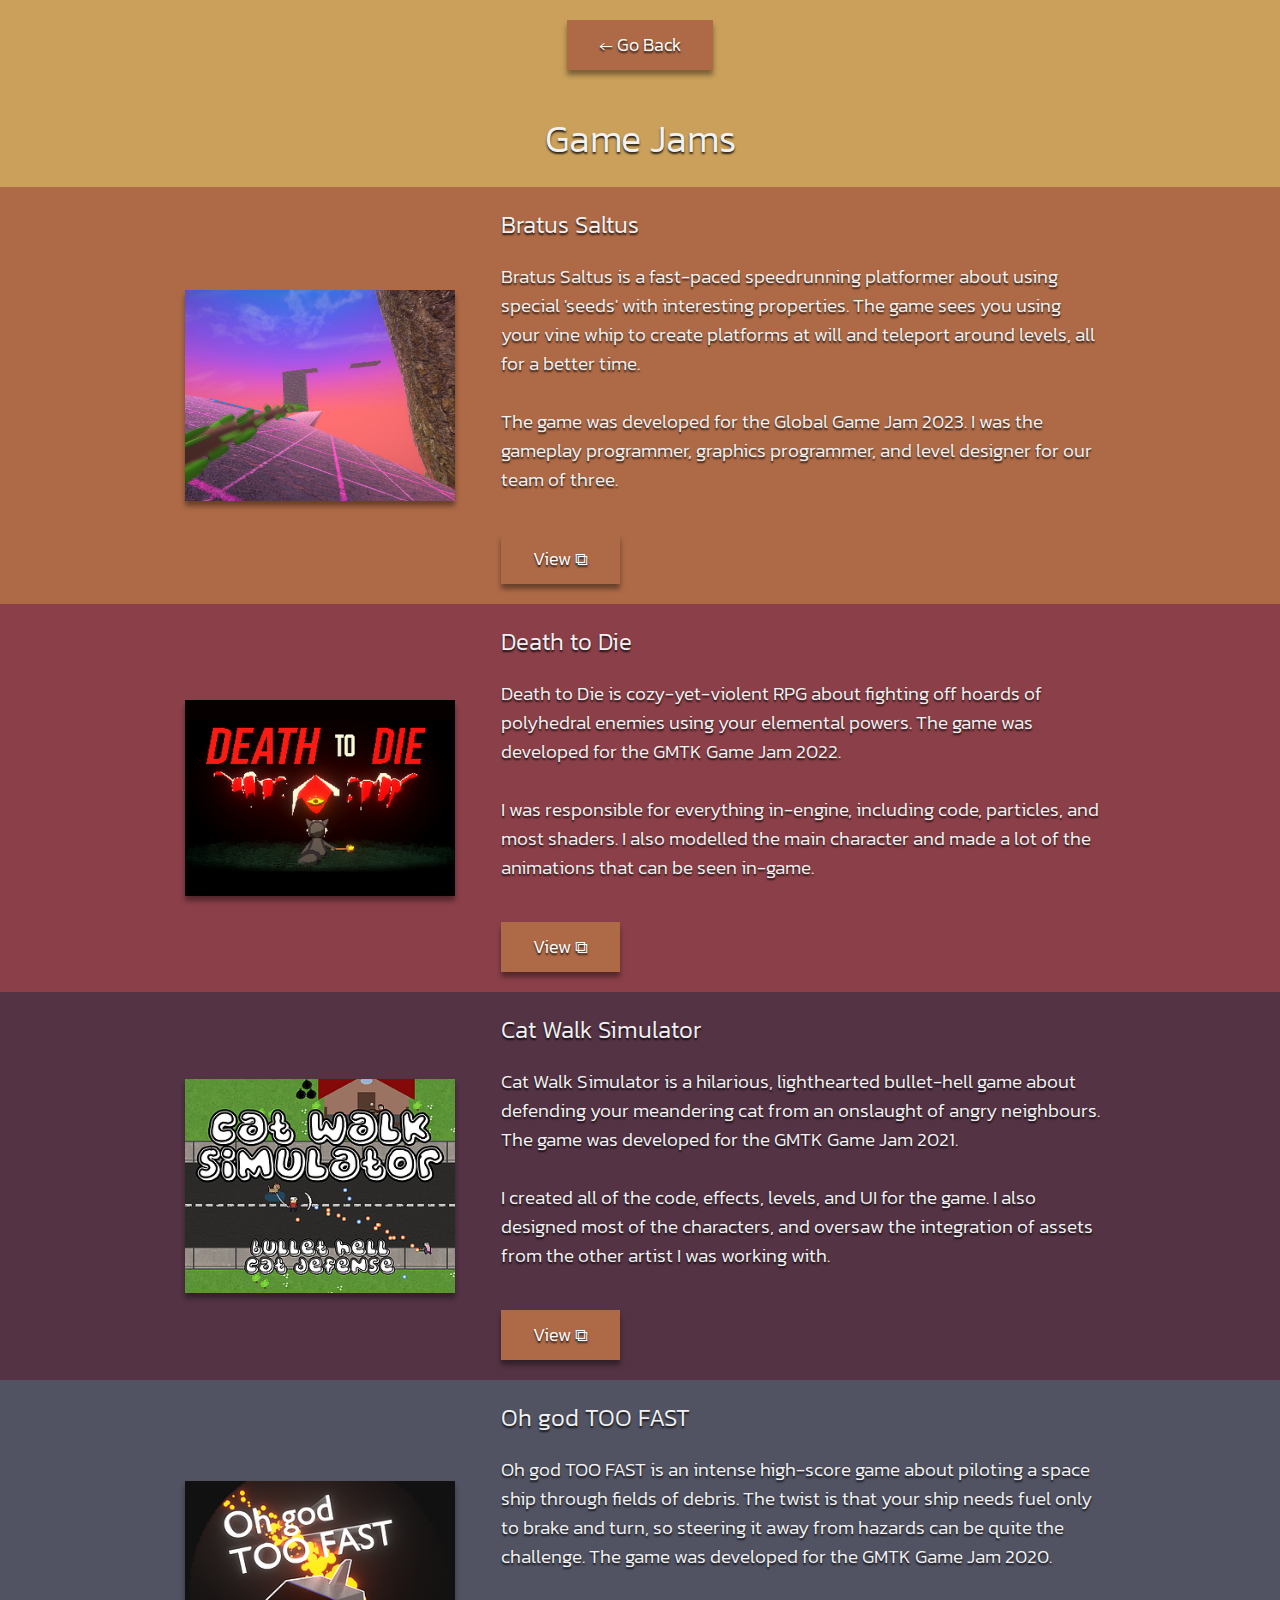
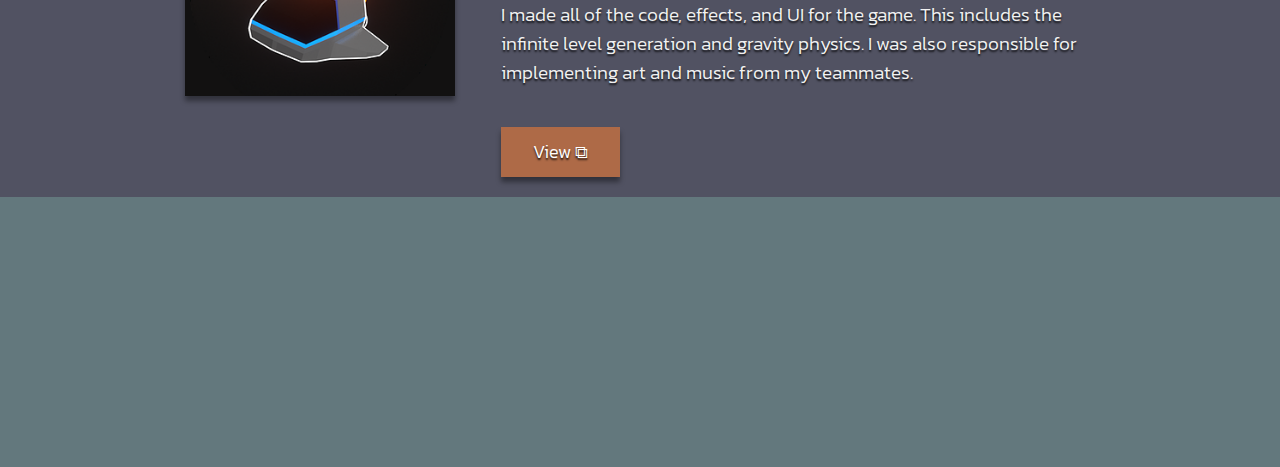
<file: jams.html>
<!DOCTYPE html>
<html>
  <head>
    <link rel="stylesheet" href="style.css" />
    <link rel="preconnect" href="https://fonts.googleapis.com" />
    <link rel="preconnect" href="https://fonts.gstatic.com" crossorigin />
    <link
      href="https://fonts.googleapis.com/css2?family=Kanit:ital,wght@0,100;0,300;0,500;1,100&display=swap"
      rel="stylesheet"
    />
  </head>
  <!-- The video -->

  <div class="paragraph" style="background: #caa05a; min-height: 20vh; flex-direction: column;">
    <div><a class="button-81" role="button" href="/#aboutme">← Go Back</a></div>

    <div><h2>Game Jams</h2></div>
  </div>

  <div class="paragraph" style="background: #ae6a47; min-height: 30vh">
    <div>
      <img class="content-image" src="media/bratus.png" />
    </div>
    <div class="paragraph-content" style="text-align: left">
      <h3>Bratus Saltus</h3>
      <p>
        Bratus Saltus is a fast-paced speedrunning platformer about using
        special 'seeds' with interesting properties. The game sees you using
        your vine whip to create platforms at will and teleport around levels,
        all for a better time.
        <br /><br />
        The game was developed for the Global Game Jam 2023. I was the gameplay
        programmer, graphics programmer, and level designer for our team of
        three.
      </p>
      <a
        class="button-81"
        role="button"
        href="https://kleindev0.itch.io/bratus-saltus"
        target="_blank"
        >View ⧉</a
      >
    </div>
  </div>

  <div class="paragraph" style="background: #8b4049; min-height: 30vh">
    <div>
      <img class="content-image" src="media/deathtodie.png" />
    </div>
    <div class="paragraph-content" style="text-align: left">
      <h3>Death to Die</h3>
      <p>
        Death to Die is cozy-yet-violent RPG about fighting off hoards of
        polyhedral enemies using your elemental powers. The game was developed
        for the GMTK Game Jam 2022.
        <br /><br />
        I was responsible for everything in-engine, including code, particles,
        and most shaders. I also modelled the main character and made a lot of
        the animations that can be seen in-game.
      </p>
      <a
        class="button-81"
        role="button"
        href="https://itch.io/jam/gmtk-jam-2022/rate/1616821"
        target="_blank"
        >View ⧉</a
      >
    </div>
  </div>

  <div class="paragraph" style="background: #543344; min-height: 30vh">
    <div>
      <img class="content-image" src="media/catwalk.png" />
    </div>
    <div class="paragraph-content" style="text-align: left">
      <h3>Cat Walk Simulator</h3>
      <p>
        Cat Walk Simulator is a hilarious, lighthearted bullet-hell game about
        defending your meandering cat from an onslaught of angry neighbours. The
        game was developed for the GMTK Game Jam 2021.
        <br /><br />
        I created all of the code, effects, levels, and UI for the game. I also
        designed most of the characters, and oversaw the integration of assets
        from the other artist I was working with.
      </p>
      <a
        class="button-81"
        role="button"
        href="https://itch.io/jam/gmtk-2021/rate/1081203"
        target="_blank"
        >View ⧉</a
      >
    </div>
  </div>

  <div class="paragraph" style="background: #515262; min-height: 30vh">
    <div>
      <img class="content-image" src="media/ohgod.png" />
    </div>
    <div class="paragraph-content" style="text-align: left">
      <h3>Oh god TOO FAST</h3>
      <p>
        Oh god TOO FAST is an intense high-score game about piloting a space ship through fields of debris. The twist is that your ship needs fuel only to brake and turn, so steering it away from hazards can be quite the challenge. 
        The game was developed for the GMTK Game Jam 2020.
        <br /><br />
        I made all of the code, effects, and UI for the game. This includes the infinite level generation and gravity physics. I was also responsible for implementing art and music from my teammates.
      </p>
      <a
        class="button-81"
        role="button"
        href="https://itch.io/jam/gmtk-2020/rate/695639"
        target="_blank"
        >View ⧉</a
      >
    </div>
  </div>

  <div class="paragraph" style="background: #63787d; min-height: 30vh"></div>
</html>
</file>
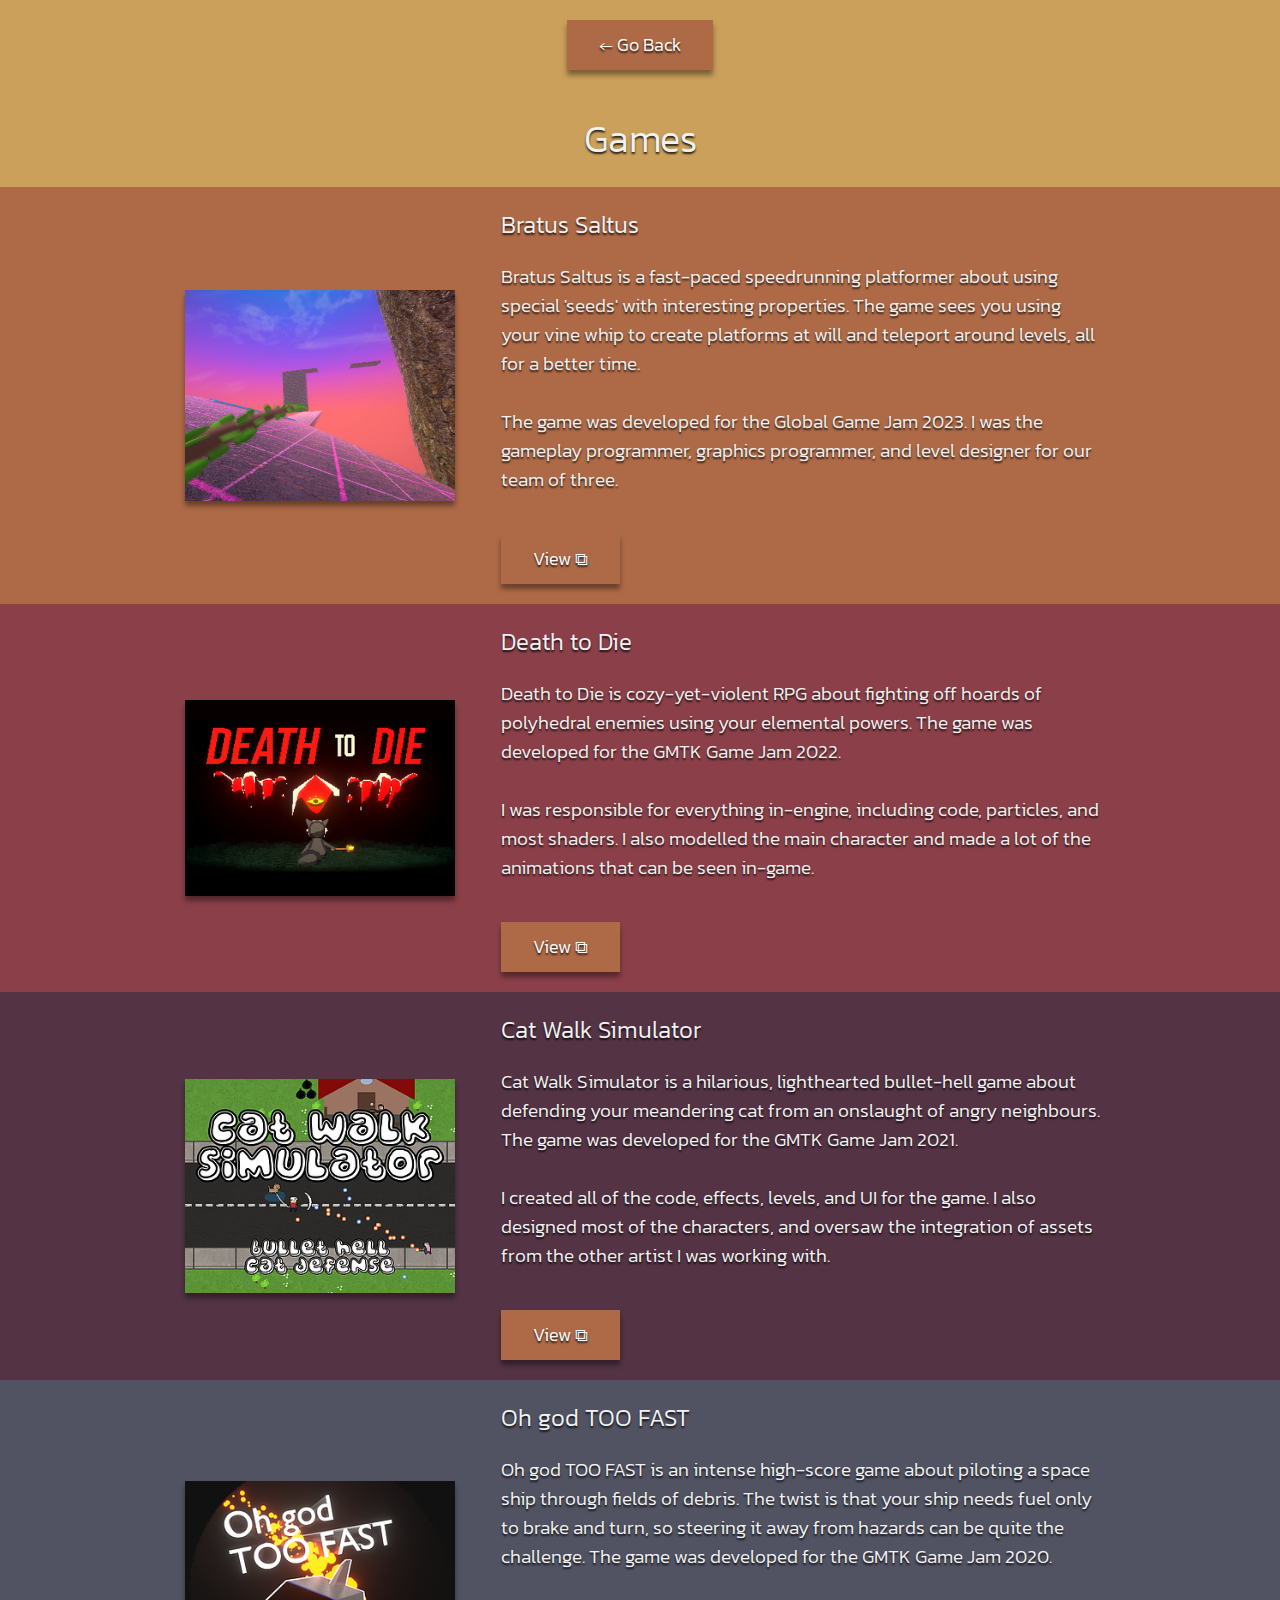
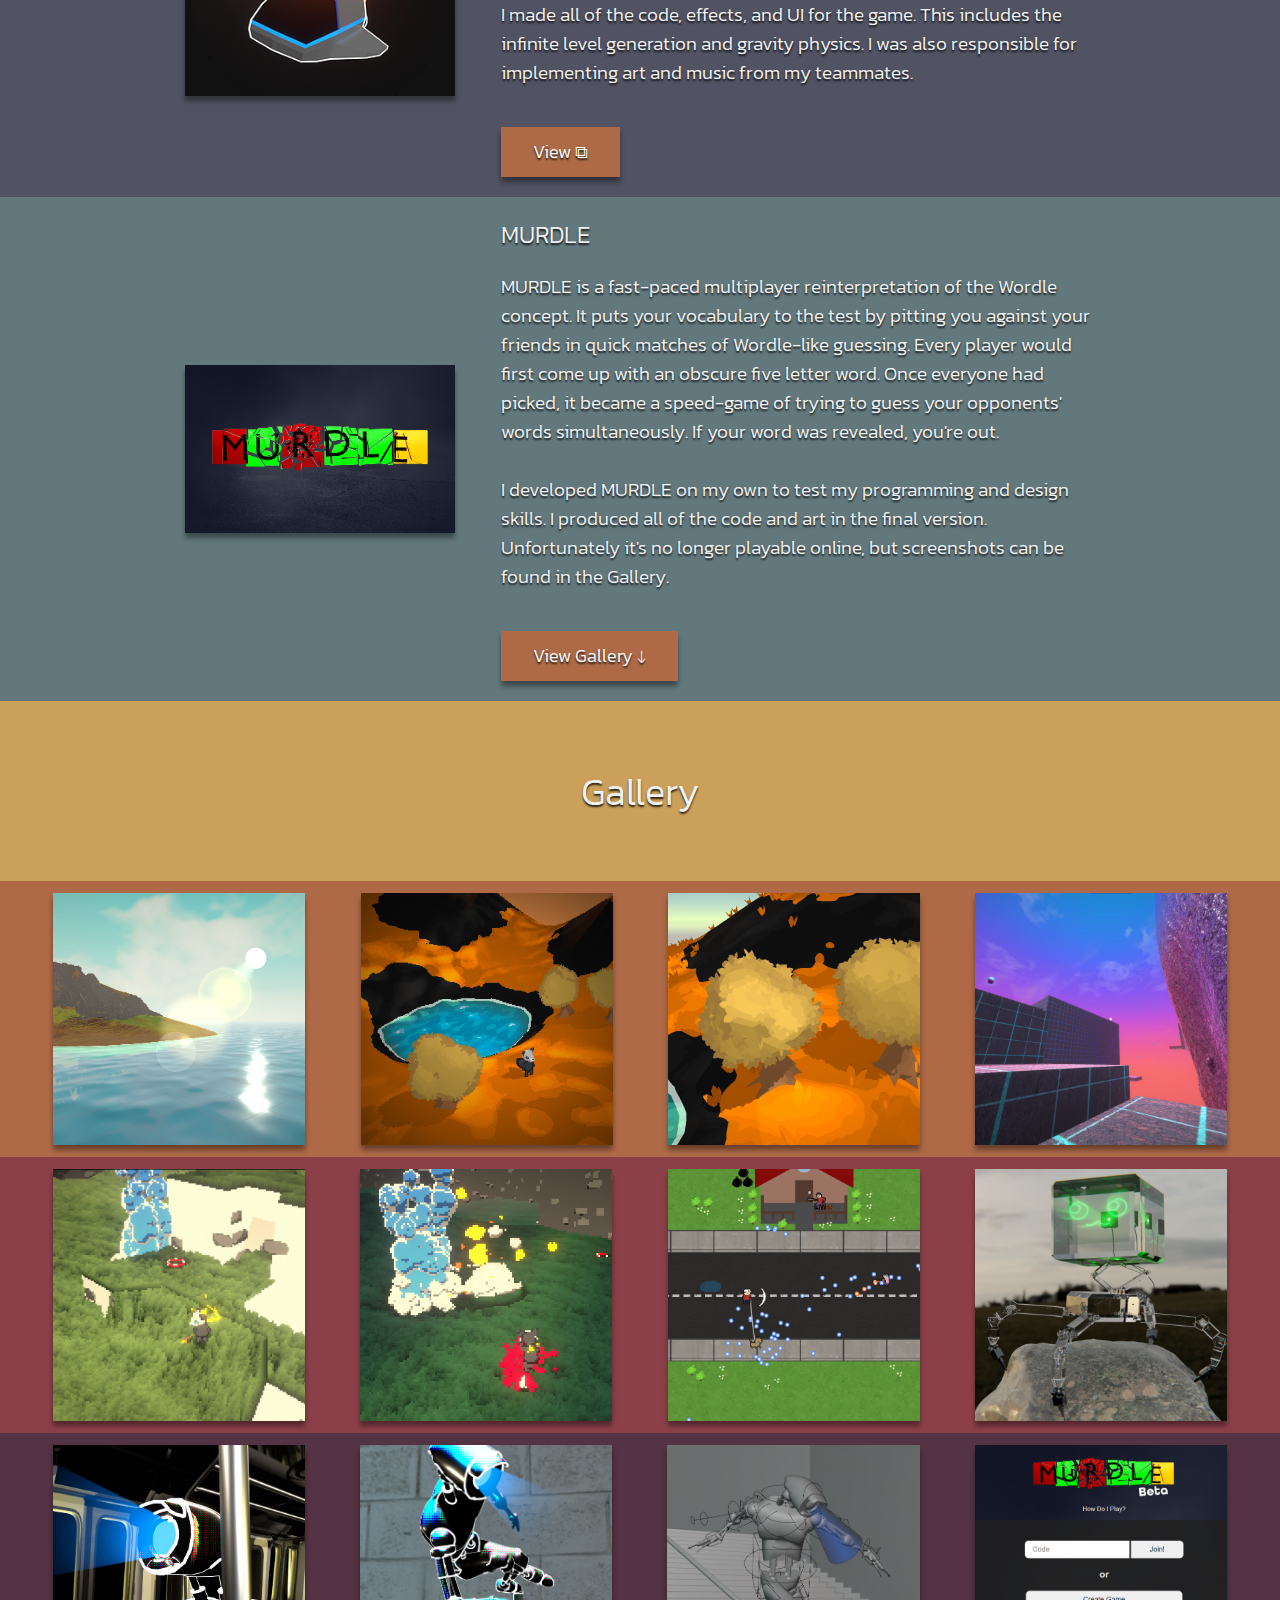
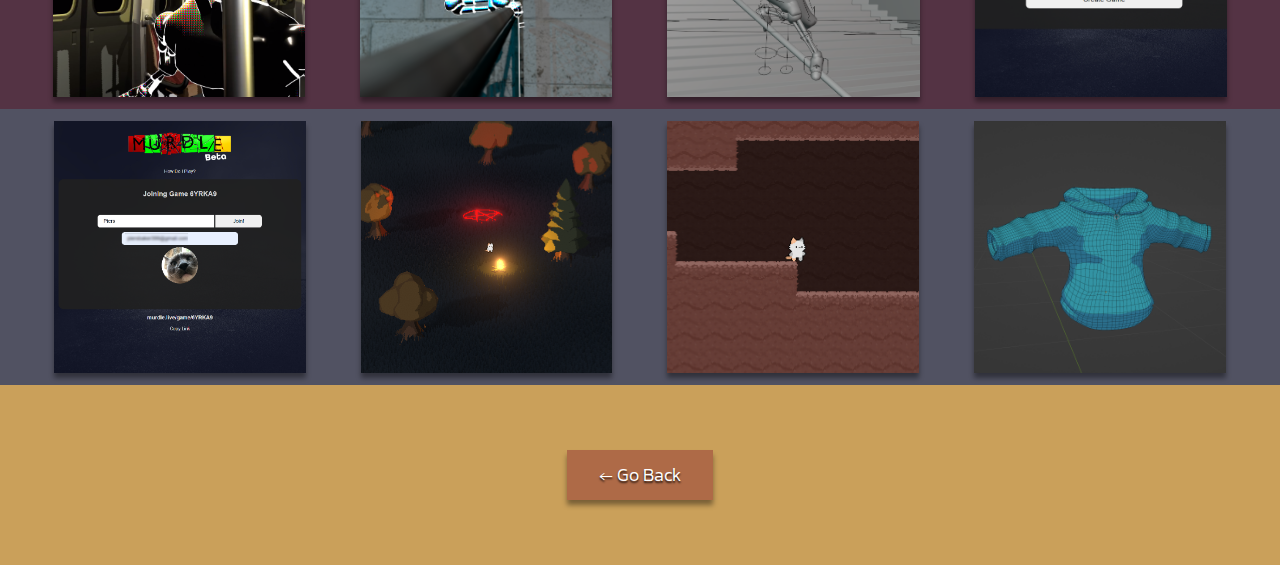
<file: projects.html>
<!DOCTYPE html>
<html>
  <head>
    <!-- Google tag (gtag.js) -->
    <script
      async
      src="https://www.googletagmanager.com/gtag/js?id=G-YP3JSG5EC7"
    ></script>
    <script>
      window.dataLayer = window.dataLayer || [];
      function gtag() {
        dataLayer.push(arguments);
      }
      gtag("js", new Date());

      gtag("config", "G-YP3JSG5EC7");
    </script>
    <link rel="stylesheet" href="style.css" />
    <link rel="preconnect" href="https://fonts.googleapis.com" />
    <link rel="preconnect" href="https://fonts.gstatic.com" crossorigin />
    <link
      href="https://fonts.googleapis.com/css2?family=Kanit:ital,wght@0,100;0,300;0,500;1,100&display=swap"
      rel="stylesheet"
    />

    <title>Experience - Piers Baker</title>
  </head>
  <!-- The video -->

  <div
    class="paragraph"
    style="background: #caa05a; min-height: 20vh; flex-direction: column"
  >
    <div><a class="button-81" role="button" href="/#aboutme">← Go Back</a></div>

    <div><h2>Games</h2></div>
  </div>

  <div class="paragraph" style="background: #ae6a47; min-height: 30vh">
    <div>
      <img class="content-image" src="media/bratus.png" />
    </div>
    <div class="paragraph-content" style="text-align: left">
      <h3>Bratus Saltus</h3>
      <p>
        Bratus Saltus is a fast-paced speedrunning platformer about using
        special 'seeds' with interesting properties. The game sees you using
        your vine whip to create platforms at will and teleport around levels,
        all for a better time.
        <br /><br />
        The game was developed for the Global Game Jam 2023. I was the gameplay
        programmer, graphics programmer, and level designer for our team of
        three.
      </p>
      <a
        class="button-81"
        role="button"
        href="https://kleindev0.itch.io/bratus-saltus"
        target="_blank"
        >View ⧉</a
      >
    </div>
  </div>

  <div class="paragraph" style="background: #8b4049; min-height: 30vh">
    <div>
      <img class="content-image" src="media/deathtodie.png" />
    </div>
    <div class="paragraph-content" style="text-align: left">
      <h3>Death to Die</h3>
      <p>
        Death to Die is cozy-yet-violent RPG about fighting off hoards of
        polyhedral enemies using your elemental powers. The game was developed
        for the GMTK Game Jam 2022.
        <br /><br />
        I was responsible for everything in-engine, including code, particles,
        and most shaders. I also modelled the main character and made a lot of
        the animations that can be seen in-game.
      </p>
      <a
        class="button-81"
        role="button"
        href="https://itch.io/jam/gmtk-jam-2022/rate/1616821"
        target="_blank"
        >View ⧉</a
      >
    </div>
  </div>

  <div class="paragraph" style="background: #543344; min-height: 30vh">
    <div>
      <img class="content-image" src="media/catwalk.png" />
    </div>
    <div class="paragraph-content" style="text-align: left">
      <h3>Cat Walk Simulator</h3>
      <p>
        Cat Walk Simulator is a hilarious, lighthearted bullet-hell game about
        defending your meandering cat from an onslaught of angry neighbours. The
        game was developed for the GMTK Game Jam 2021.
        <br /><br />
        I created all of the code, effects, levels, and UI for the game. I also
        designed most of the characters, and oversaw the integration of assets
        from the other artist I was working with.
      </p>
      <a
        class="button-81"
        role="button"
        href="https://itch.io/jam/gmtk-2021/rate/1081203"
        target="_blank"
        >View ⧉</a
      >
    </div>
  </div>

  <div class="paragraph" style="background: #515262; min-height: 30vh">
    <div>
      <img class="content-image" src="media/ohgod.png" />
    </div>
    <div class="paragraph-content" style="text-align: left">
      <h3>Oh god TOO FAST</h3>
      <p>
        Oh god TOO FAST is an intense high-score game about piloting a space
        ship through fields of debris. The twist is that your ship needs fuel
        only to brake and turn, so steering it away from hazards can be quite
        the challenge. The game was developed for the GMTK Game Jam 2020.
        <br /><br />
        I made all of the code, effects, and UI for the game. This includes the
        infinite level generation and gravity physics. I was also responsible
        for implementing art and music from my teammates.
      </p>
      <a
        class="button-81"
        role="button"
        href="https://itch.io/jam/gmtk-2020/rate/695639"
        target="_blank"
        >View ⧉</a
      >
    </div>
  </div>
  <div class="paragraph" style="background: #63787d; min-height: 30vh">
    <div>
      <img class="content-image" src="media/murdle.png" />
    </div>
    <div class="paragraph-content" style="text-align: left">
      <h3>MURDLE</h3>
      <p>
        MURDLE is a fast-paced multiplayer reinterpretation of the Wordle concept. It puts your vocabulary to the test by pitting you against your friends in quick matches of Wordle-like guessing.
        Every player would first come up with an obscure five letter word. Once everyone had picked, it became a speed-game of trying to guess your opponents' words simultaneously. If your word was revealed, you're out.
        <br /><br />
        I developed MURDLE on my own to test my programming and design skills. I produced all of the code and art in the final version. Unfortunately it's no longer playable online, but screenshots can be found in the Gallery.
      </p>
      <a
        class="button-81"
        role="button"
        href="#gallery"
        >View Gallery ↓</a
      >
    </div>
  </div>

  <div
    class="paragraph"
    style="background: #caa05a; min-height: 20vh; flex-direction: column"
  >
    <div id="gallery"><h2>Gallery</h2></div>
  </div>
  <div class="paragraph" style="background: #ae6a47; min-height: 30vh">
    <div>
      <img class="content-image" src="media/gallery/water.png" onclick="window.open(this.src,'_blank')" />

      <img class="content-image" src="media/gallery/deathtodiecur.png" onclick="window.open(this.src,'_blank')" />
      <img class="content-image" src="media/gallery/deathtodietree.png" onclick="window.open(this.src,'_blank')" />
      <img class="content-image" src="media/gallery/bratus1.png" onclick="window.open(this.src,'_blank')" />
      

    </div>
  </div>

  <div class="paragraph" style="background: #8b4049; min-height: 30vh">
    <div>
      <img class="content-image" src="media/gallery/deathtodieold.png" onclick="window.open(this.src,'_blank')" />

      <img class="content-image" src="media/gallery/deathtodieold2.png" onclick="window.open(this.src,'_blank')" />

      <img class="content-image" src="media/gallery/catwalk.png" onclick="window.open(this.src,'_blank')" />

      <img class="content-image" src="media/gallery/glassrobot.png" onclick="window.open(this.src,'_blank')" />

      
      
      
    </div>
  </div>

  <div class="paragraph" style="background: #543344; min-height: 30vh">
    <div>
      <img class="content-image" src="media/gallery/robottrain.png" onclick="window.open(this.src,'_blank')" />
      
      <img class="content-image" src="media/gallery/robotfence.png" onclick="window.open(this.src,'_blank')" />
      <img class="content-image" src="media/gallery/robotprevis.png" onclick="window.open(this.src,'_blank')" />

      <img class="content-image" src="media/gallery/murdlemenu.png" onclick="window.open(this.src,'_blank')" />

    </div>
  </div>
  <div class="paragraph" style="background: #515262; min-height: 30vh">
    <div>
      <img class="content-image" src="media/gallery/murdlejoinscreen.png" onclick="window.open(this.src,'_blank')" />

      <img class="content-image" src="media/gallery/catcafeoverworld.png" onclick="window.open(this.src,'_blank')" />
      <img class="content-image" src="media/gallery/catcafe.png" onclick="window.open(this.src,'_blank')" />

      <img class="content-image" src="media/gallery/hoodiewf.png" onclick="window.open(this.src,'_blank')" />
    </div>
  </div>

  <div class="paragraph" style="background: #caa05a; min-height: 20vh">
    <div><a class="button-81" role="button" href="/#aboutme">← Go Back</a></div>

  </div>
</html>
</file>
<file: style.css>
body {
    padding: 0%;
    margin: 0px;
    width: 100vw;
    height: 100%;

}
html {
  overflow-x: hidden;
  height: 100%;
  background-color: #543344;
}
/* Style the video: 100% width and height to cover the entire window */
#myVideo {
    position: fixed;
    top: 0;

    width: 100%;
    height: 100%;
  
    padding: 0px;
  }
  
  /* Add some content at the bottom of the video/page */
  .content {
    font-family: 'Kanit', sans-serif;
    display: flex;
    flex-direction: column;
    position: relative;
    top: calc(var(--scrolltop) * -2px);
    
    background: rgba(0, 0, 0, 0);
    color: #f1f1f1;
    width: 100%;
    height: 100vh;

    text-align: center;
    justify-content: center;

    text-shadow: 0px 5px 5px rgb(0,0,0,0.8);
    
  }
  .paragraph {
    font-family: 'Kanit', sans-serif;
    display: flex;
    flex-direction: row;
    position: relative;
    
    
    color: #f1f1f1;
    width: 100%;
    right: 0;
    left: 0;
    

    

    text-align: center;
    justify-content: center;
    
    align-items: center;

    text-shadow: 0px 2px 2px rgb(0,0,0,0.8);
    
  }
  .paragraph-content {
    width: 90vh;
    max-width: 50vw;
    max-height: 100%;

  }

  .content-image {
    max-width: 30vh;
    max-height: 28vh;
    margin-right: 2vw;
    margin-left: 2vw;

    margin-bottom: 1vh;
    margin-top: 1vh;


    position: relative;
    top: 3px;
    box-shadow: 0px 5px 5px rgb(0,0,0,0.4);
  }

  h1 {
    font-size: 5vmax;
    margin: 20px;
  }

  h2 {
    font-size: 3vmax;
    font-weight: 300;
    margin: 20px;
  }

  h3 {
    font-size: x-large;
    font-weight: 300;
    margin: 20px;
  }

  p {
    font-size: larger;
    margin: 20px;
    font-weight: 300;
  }




/* CSS */
.button-81 {
  background-color: #ae6a47;
  border: 0 solid #e2e8f0;
  border-radius: 0;
  box-sizing: border-box;
  color: #fff;
  cursor: pointer;
  display: inline-block;
  font-family: "Kanit", sans-serif;
  font-size: 2vmax;
  font-weight: 300;
  line-height: 1;
  padding: 1rem 1.6rem;
  text-align: center;
  transition: all .1s cubic-bezier(.4, 0, .2, 1);
  box-shadow: 0px 5px 5px rgba(0, 0, 0, 0.4);
  text-decoration: none;
  user-select: none;
  -webkit-user-select: none;
  touch-action: manipulation;
  margin: 20px;
}
.button-82 {
  background-color: #caa05a;
  border: 0 solid #e2e8f0;
  border-radius: 100px;
  box-sizing: border-box;
  color: #fff;
  cursor: pointer;
  display: inline-block;
  font-family: "Kanit", sans-serif;
  font-size: 2vmax;
  font-weight: 300;
  line-height: 1;
  padding: 1rem 1.2rem;
  text-align: center;
  transition: all .1s cubic-bezier(.4, 0, .2, 1);
  box-shadow: 0px 2px 5px 2px #ae6a47;
  text-decoration: none;
  user-select: none;
  -webkit-user-select: none;
  touch-action: manipulation;
  margin: 10px;
}

.button-81:hover {
  background-color: #543344;
  color: #fff;
  box-shadow: inset 0px 1px 5px rgba(0,0,0,0.4);
  
}
.button-82:hover {
  background-color: #8b4049;
  color: #fff;
  box-shadow: inset 0px 1px 5px rgba(0,0,0,0.4);
  
}

@media (min-width: 768px) {
  .button-81 {
    font-size: 1.125rem;
    padding: 1rem 2rem;
  }
  .button-81 {
    font-size: 1.125rem;
    padding: 1rem 2rem;
  }
}
</file>
